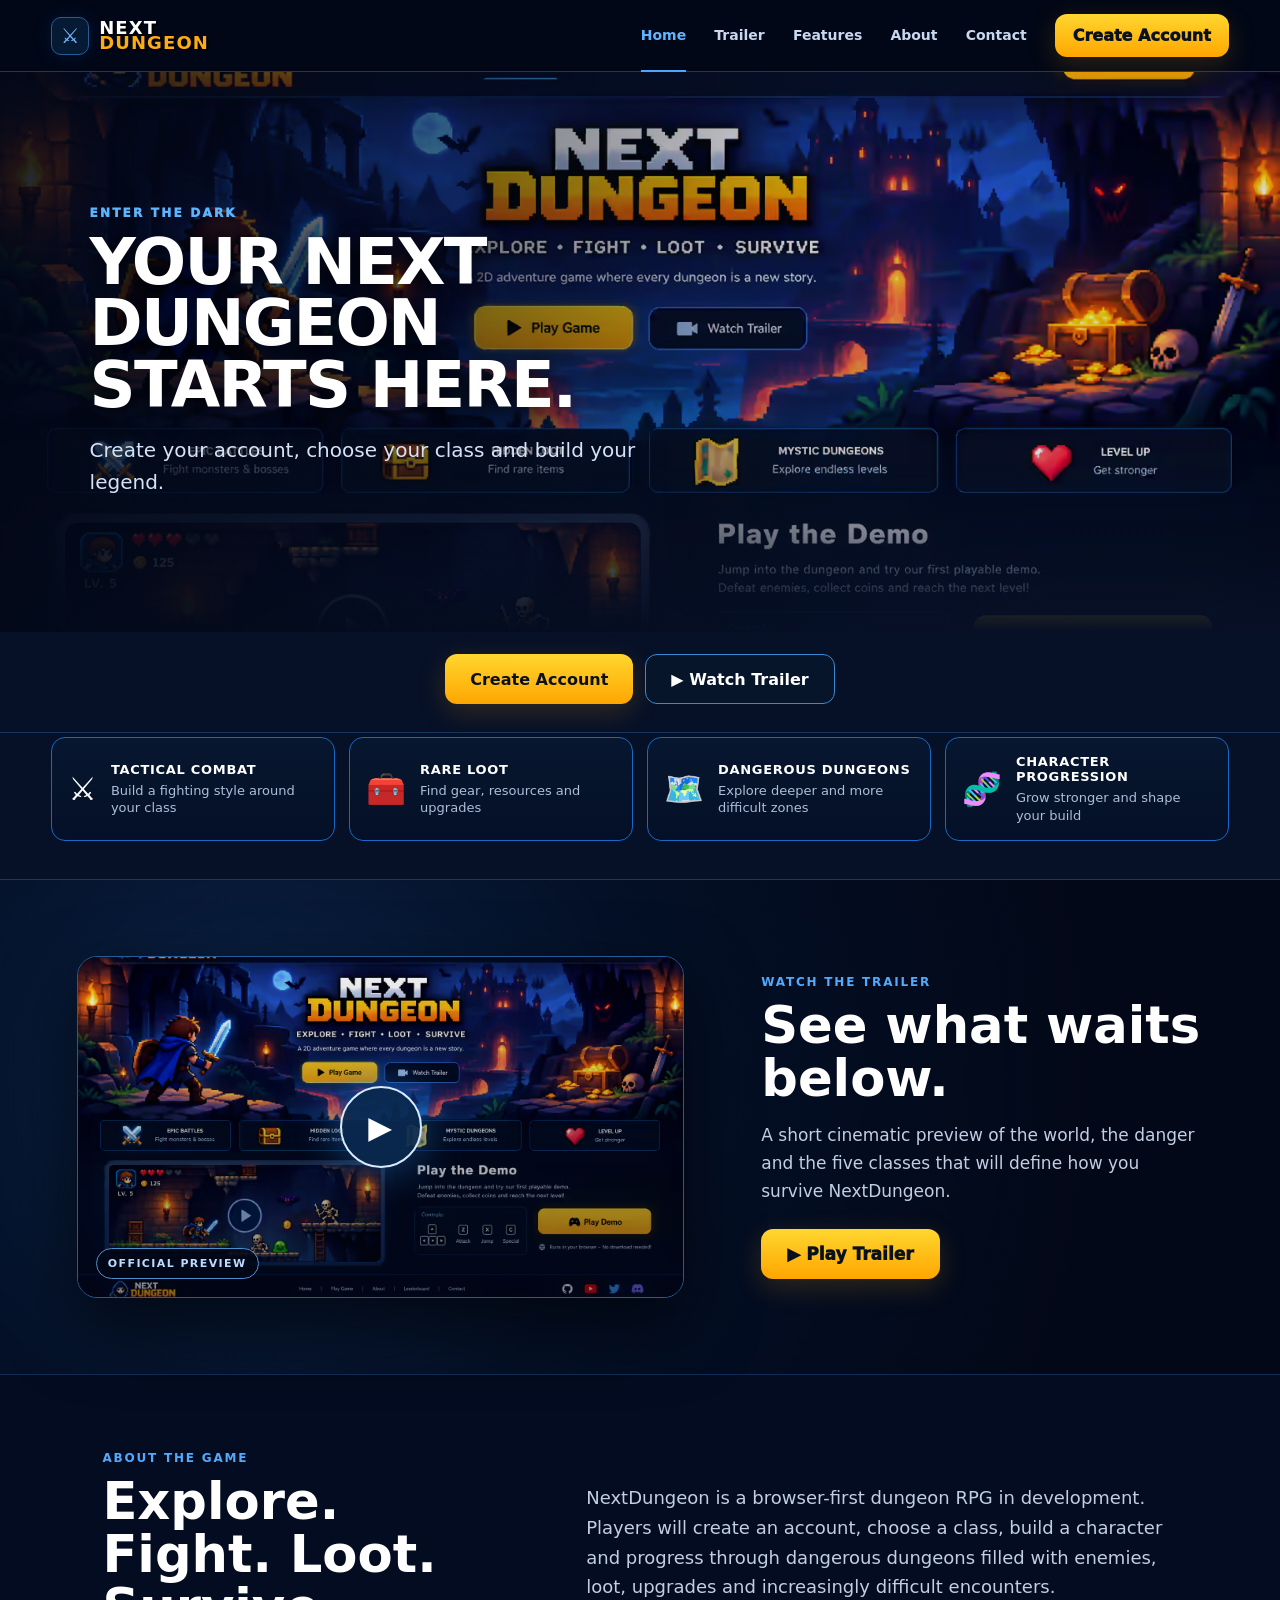
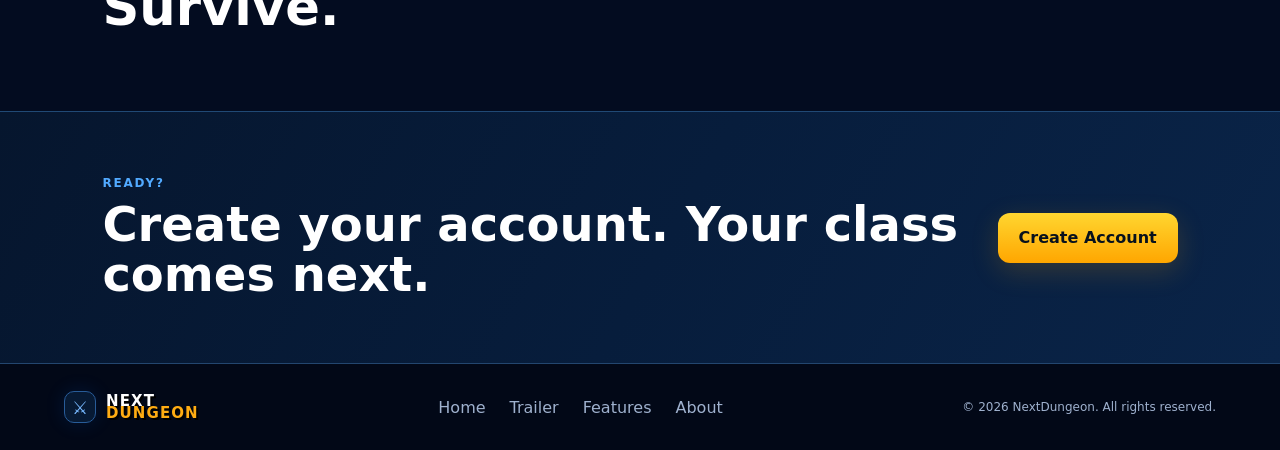
<file: index.html>
<!doctype html>
<html lang="en">
<head>
  <meta charset="utf-8" />
  <meta name="viewport" content="width=device-width, initial-scale=1, viewport-fit=cover" />
  <meta name="theme-color" content="#020817" />
  <meta name="description" content="NextDungeon — Choose your class. Enter the dungeon." />
  <title>NextDungeon</title>
  <link rel="stylesheet" href="style.css" />
</head>
<body>
  <header class="site-header">
    <a class="brand" href="#home" aria-label="NextDungeon home">
      <span class="brand-mark">⚔</span>
      <span class="brand-text"><b>NEXT</b><strong>DUNGEON</strong></span>
    </a>

    <button class="menu-toggle" type="button" aria-label="Open menu" aria-expanded="false">☰</button>

    <nav class="main-nav" aria-label="Main navigation">
      <a class="active" href="#home">Home</a>
      <a href="#trailer">Trailer</a>
      <a href="#features">Features</a>
      <a href="#about">About</a>
      <a href="#contact">Contact</a>
    </nav>

    <button class="play-now account-cta" type="button" data-open-register>Create Account</button>
  </header>

  <main>
    <section class="hero" id="home" aria-label="NextDungeon game artwork">
      <div class="hero-art">
        <img class="source-art hero-source" alt="NextDungeon dungeon scene" draggable="false" />
        <div class="hero-shade" aria-hidden="true"></div>
        <div class="hero-title">
          <span>ENTER THE DARK</span>
          <h1>YOUR NEXT DUNGEON<br />STARTS HERE.</h1>
          <p>Create your account, choose your class and build your legend.</p>
        </div>
      </div>

      <div class="hero-actions">
        <button class="primary-btn account-cta" type="button" data-open-register>Create Account</button>
        <button class="secondary-btn" type="button" data-open-trailer>▶ Watch Trailer</button>
      </div>
    </section>

    <section class="features" id="features" aria-label="Game features">
      <article><span>⚔️</span><div><b>TACTICAL COMBAT</b><small>Build a fighting style around your class</small></div></article>
      <article><span>🧰</span><div><b>RARE LOOT</b><small>Find gear, resources and upgrades</small></div></article>
      <article><span>🗺️</span><div><b>DANGEROUS DUNGEONS</b><small>Explore deeper and more difficult zones</small></div></article>
      <article><span>🧬</span><div><b>CHARACTER PROGRESSION</b><small>Grow stronger and shape your build</small></div></article>
    </section>

    <section class="trailer-section" id="trailer">
      <div class="trailer-preview">
        <img class="source-art trailer-source" alt="NextDungeon official trailer preview" draggable="false" />
        <div class="trailer-overlay"></div>
        <button class="trailer-play" type="button" data-open-trailer aria-label="Watch NextDungeon trailer">▶</button>
        <div class="trailer-badge">OFFICIAL PREVIEW</div>
      </div>

      <div class="trailer-copy">
        <span class="eyebrow">WATCH THE TRAILER</span>
        <h2>See what waits below.</h2>
        <p>A short cinematic preview of the world, the danger and the five classes that will define how you survive NextDungeon.</p>
        <button class="trailer-button" type="button" data-open-trailer>▶ Play Trailer</button>
      </div>
    </section>

    <section class="about-section" id="about">
      <div>
        <span class="eyebrow">ABOUT THE GAME</span>
        <h2>Explore. Fight. Loot. Survive.</h2>
      </div>
      <p>NextDungeon is a browser-first dungeon RPG in development. Players will create an account, choose a class, build a character and progress through dangerous dungeons filled with enemies, loot, upgrades and increasingly difficult encounters.</p>
    </section>

    <section class="cta-section" id="contact">
      <div>
        <span class="eyebrow">READY?</span>
        <h2>Create your account. Your class comes next.</h2>
      </div>
      <button class="primary-btn account-cta" type="button" data-open-register>Create Account</button>
    </section>
  </main>

  <footer>
    <a class="brand footer-brand" href="#home"><span class="brand-mark">⚔</span><span class="brand-text"><b>NEXT</b><strong>DUNGEON</strong></span></a>
    <nav><a href="#home">Home</a><a href="#trailer">Trailer</a><a href="#features">Features</a><a href="#about">About</a></nav>
    <p>© 2026 NextDungeon. All rights reserved.</p>
  </footer>

  <div class="modal-shell registration-modal" id="register-modal" aria-hidden="true">
    <div class="modal-backdrop"></div>
    <section class="registration-card" role="dialog" aria-modal="true" aria-labelledby="register-title">
      <div class="mini-logo">NEXT <span>DUNGEON</span></div>
      <span class="eyebrow">CREATE YOUR ACCOUNT</span>
      <h2 id="register-title">Begin your descent.</h2>
      <p class="register-intro">Register first. Character creation will be the next step.</p>

      <form id="register-form" novalidate>
        <label>
          Username
          <input id="register-username" name="username" type="text" minlength="3" maxlength="20" autocomplete="username" placeholder="Dungeon name" required />
        </label>
        <label>
          Email
          <input id="register-email" name="email" type="email" autocomplete="email" placeholder="you@example.com" required />
        </label>
        <label>
          Password
          <input id="register-password" name="password" type="password" minlength="8" autocomplete="new-password" placeholder="At least 8 characters" required />
        </label>
        <label>
          Confirm Password
          <input id="register-password-confirm" name="password_confirmation" type="password" minlength="8" autocomplete="new-password" placeholder="Repeat password" required />
        </label>
        <p class="form-error" id="register-error" aria-live="polite"></p>
        <button class="primary-btn register-submit" type="submit">Create Account</button>
      </form>

      <small class="account-preview-note">Account preview: your username and email are saved only on this device until the secure database is connected. Your password is never stored in the browser.</small>
    </section>
  </div>

  <div class="modal-shell trailer-modal" id="trailer-modal" aria-hidden="true">
    <div class="modal-backdrop" data-close-trailer></div>
    <section class="trailer-card" role="dialog" aria-modal="true" aria-label="NextDungeon trailer">
      <button class="modal-close" type="button" data-close-trailer aria-label="Close trailer">✕</button>
      <div class="trailer-stage">
        <img class="source-art trailer-stage-art" alt="" draggable="false" />
        <div class="trailer-stage-shade"></div>
        <div class="trailer-frame" id="trailer-frame">
          <span id="trailer-kicker">NEXTDUNGEON</span>
          <strong id="trailer-headline">ENTER THE DUNGEON</strong>
          <small id="trailer-subline">Every descent changes the fight.</small>
        </div>
        <div class="trailer-progress"><span id="trailer-progress-bar"></span></div>
      </div>
      <div class="trailer-controls">
        <button id="trailer-replay" type="button">↻ Replay</button>
        <span id="trailer-time">0:00 / 0:15</span>
      </div>
    </section>
  </div>

  <div class="toast" id="welcome-toast" role="status" aria-live="polite"></div>

  <script src="assets/image-part-01.js"></script>
  <script src="assets/image-part-02.js"></script>
  <script src="assets/image-part-03.js"></script>
  <script src="assets/image-part-04.js"></script>
  <script src="assets/image-part-05.js"></script>
  <script src="assets/image-part-06.js"></script>
  <script src="script.js"></script>
</body>
</html>
</file>
<file: style.css>
*{box-sizing:border-box}
html{scroll-behavior:smooth;background:#020817;-webkit-text-size-adjust:100%}
body{margin:0;min-width:320px;background:#020817;color:#fff;font-family:Inter,system-ui,-apple-system,BlinkMacSystemFont,"Segoe UI",sans-serif;overflow-x:clip}
body.modal-open{overflow:hidden}
img{display:block;max-width:100%}
a{color:inherit;text-decoration:none}
button,input{font:inherit}
button,a{-webkit-tap-highlight-color:transparent}
button{cursor:pointer}

.site-header{height:72px;width:100%;padding:0 clamp(16px,4vw,64px);display:flex;align-items:center;gap:24px;background:rgba(2,8,23,.97);border-bottom:1px solid #173968;position:sticky;top:0;z-index:50;backdrop-filter:blur(12px)}
.brand{display:flex;align-items:center;gap:10px;min-width:0;flex:0 0 auto}
.brand-mark{width:38px;height:38px;display:grid;place-items:center;border-radius:10px;border:1px solid #285c99;background:#071a34;color:#78b9ff;font-size:21px;box-shadow:0 0 20px #1377ff22;flex:0 0 auto}
.brand-text{display:grid;line-height:.82;font-weight:950;letter-spacing:1.1px;font-size:18px;text-shadow:2px 2px #000;white-space:nowrap}
.brand-text b{color:#fff}.brand-text strong{color:#ffac12}
.main-nav{display:flex;align-items:center;justify-content:center;gap:clamp(16px,2.2vw,34px);margin-left:auto;min-width:0}
.main-nav a{height:72px;display:flex;align-items:center;color:#c9d8f1;font-size:14px;font-weight:700;border-bottom:2px solid transparent;white-space:nowrap}
.main-nav a:hover,.main-nav a.active{color:#62b3ff;border-color:#4aa9ff}
.play-now,.primary-btn,.trailer-button{display:inline-flex;align-items:center;justify-content:center;border:0;border-radius:12px;background:linear-gradient(180deg,#ffd630,#ffa600);color:#08111d;font-weight:950;box-shadow:0 8px 28px rgba(255,165,0,.18)}
.play-now{padding:12px 18px;margin-left:4px;white-space:nowrap;flex:0 0 auto}
.menu-toggle{display:none;margin-left:auto;background:#07152b;border:1px solid #28548d;color:#fff;border-radius:10px;font-size:24px;line-height:1;padding:9px 11px}

.hero{background:#061027;border-bottom:1px solid #153661}
.hero-art{width:100%;aspect-ratio:16/7;max-height:650px;min-height:330px;overflow:hidden;position:relative;background:#061027}
.hero-source{width:100%;height:100%;object-fit:cover;object-position:center 29%;user-select:none;pointer-events:none}
.hero-shade{position:absolute;inset:0;background:linear-gradient(90deg,rgba(2,8,23,.88) 0,rgba(2,8,23,.45) 40%,rgba(2,8,23,.08) 68%),linear-gradient(180deg,rgba(2,8,23,.05),rgba(2,8,23,.08) 70%,#061027 100%);pointer-events:none}
.hero-title{position:absolute;left:clamp(22px,7vw,110px);top:50%;transform:translateY(-50%);max-width:650px;z-index:2}
.hero-title>span{display:block;color:#5db4ff;font-size:12px;font-weight:950;letter-spacing:2.2px;margin-bottom:12px}
.hero-title h1{margin:0;font-size:clamp(36px,5vw,72px);line-height:.96;letter-spacing:-1.8px;text-shadow:0 7px 24px #000}
.hero-title p{margin:18px 0 0;color:#d6e3f7;font-size:clamp(15px,1.6vw,20px);line-height:1.6;max-width:570px}
.hero-actions{width:min(100%,760px);margin:0 auto;padding:22px 20px 28px;display:flex;justify-content:center;gap:12px}
.primary-btn,.secondary-btn{min-height:50px;padding:0 25px;border-radius:12px;font-weight:900;white-space:nowrap}
.secondary-btn{display:inline-flex;align-items:center;justify-content:center;border:1px solid #3a8ad3;background:#07152b;color:#fff}

.features{width:min(100%,1440px);margin:0 auto;display:grid;grid-template-columns:repeat(4,minmax(0,1fr));gap:14px;padding:4px clamp(18px,4vw,64px) 38px;background:#061027}
.features article{min-width:0;min-height:96px;border:1px solid #1769c5;border-radius:14px;background:linear-gradient(180deg,#07172f,#041027);display:flex;align-items:center;justify-content:center;gap:14px;padding:16px}
.features article>span{font-size:32px;flex:0 0 auto}.features article>div{min-width:0}.features b,.features small{display:block}.features b{font-size:13px;letter-spacing:.7px}.features small{color:#aebed9;margin-top:5px;font-size:13px;line-height:1.35}

.trailer-section{width:100%;padding:76px clamp(22px,6vw,90px);display:grid;grid-template-columns:minmax(0,1.1fr) minmax(300px,.8fr);gap:clamp(34px,6vw,80px);align-items:center;background:radial-gradient(circle at 20% 40%,#0a2245 0,#041027 36%,#020817 80%);border-top:1px solid #173968}
.trailer-preview{position:relative;overflow:hidden;aspect-ratio:16/9;border:1px solid #285a94;border-radius:20px;background:#071229;box-shadow:0 28px 70px #0009;min-width:0}
.trailer-source{width:100%;height:100%;object-fit:cover;object-position:center 72%;filter:saturate(.9) contrast(1.05);user-select:none;pointer-events:none}
.trailer-overlay{position:absolute;inset:0;background:linear-gradient(180deg,rgba(2,8,23,.05),rgba(2,8,23,.48))}
.trailer-play{position:absolute;left:50%;top:50%;transform:translate(-50%,-50%);width:82px;height:82px;border-radius:50%;border:2px solid #d7ebff;background:#0a2a51e8;color:#fff;font-size:31px;display:grid;place-items:center;box-shadow:0 0 45px #2b99ff77;padding-left:5px}
.trailer-play:hover{transform:translate(-50%,-50%) scale(1.06)}
.trailer-badge{position:absolute;left:18px;bottom:18px;border:1px solid #4f8fc9;border-radius:999px;padding:8px 11px;background:#020817d9;color:#bcdcff;font-size:11px;font-weight:900;letter-spacing:1.4px}
.eyebrow{display:block;color:#52aaff;font-size:12px;font-weight:900;letter-spacing:1.8px;margin-bottom:10px}
.trailer-copy h2,.about-section h2,.cta-section h2{font-size:clamp(32px,4vw,54px);line-height:1.04;margin:0 0 16px}
.trailer-copy p,.about-section p{color:#c2cee3;font-size:17px;line-height:1.65;margin:0;max-width:650px}
.trailer-button{font-size:17px;padding:15px 26px;margin-top:24px}

.about-section{padding:76px clamp(24px,8vw,130px);display:grid;grid-template-columns:minmax(250px,.8fr) minmax(0,1.2fr);gap:clamp(34px,7vw,100px);align-items:center;background:#030c20;border-top:1px solid #142c53}
.about-section h2{margin-bottom:0}.about-section p{font-size:18px}
.cta-section{padding:64px clamp(24px,8vw,130px);display:flex;align-items:center;justify-content:space-between;gap:28px;background:linear-gradient(120deg,#06162e,#071d3c 52%,#0a2448);border-top:1px solid #204975}
.cta-section h2{margin-bottom:0;font-size:clamp(30px,4vw,48px)}.cta-section .primary-btn{min-width:180px}

footer{border-top:1px solid #23466f;padding:24px clamp(24px,5vw,80px);display:grid;grid-template-columns:auto 1fr auto;align-items:center;gap:28px;background:#020817;color:#9fb1ce}
.footer-brand .brand-mark{width:32px;height:32px;font-size:18px}.footer-brand .brand-text{font-size:15px}
footer nav{display:flex;justify-content:center;gap:24px;flex-wrap:wrap}footer nav a:hover{color:#fff}footer p{white-space:nowrap;font-size:12px}

.modal-shell{position:fixed;inset:0;display:none;place-items:center;padding:18px;z-index:200}
.modal-shell.open{display:grid}
.modal-backdrop{position:absolute;inset:0;background:rgba(0,4,14,.84);backdrop-filter:blur(12px)}
.registration-card,.trailer-card{position:relative;z-index:2;width:min(100%,520px);border:1px solid #2d5f99;border-radius:22px;background:linear-gradient(180deg,#07172f,#030b1c);box-shadow:0 40px 110px #000c}
.registration-card{padding:34px;max-height:calc(100dvh - 36px);overflow:auto}
.mini-logo{font-size:13px;font-weight:950;letter-spacing:1.5px;margin-bottom:22px}.mini-logo span{color:#ffad14}
.registration-card h2{font-size:clamp(30px,5vw,44px);line-height:1;margin:0 0 12px}
.register-intro{color:#aebed9;line-height:1.55;margin:0 0 24px}
#register-form{display:grid;gap:14px}
#register-form label{display:grid;gap:7px;color:#dbe8fa;font-size:13px;font-weight:800}
#register-form input{width:100%;height:48px;border:1px solid #264f7f;border-radius:10px;background:#020a1a;color:#fff;padding:0 13px;outline:none}
#register-form input:focus{border-color:#57b1ff;box-shadow:0 0 0 3px #1b7ac72b}
#register-form input::placeholder{color:#6f86a7}
.form-error{min-height:20px;margin:0;color:#ff7f7f;font-size:13px;font-weight:700}
.register-submit{width:100%;margin-top:2px}
.account-preview-note{display:block;color:#7287a7;font-size:11px;line-height:1.5;margin-top:16px}

.trailer-card{width:min(100%,980px);overflow:hidden;background:#020817}
.modal-close{position:absolute;right:12px;top:12px;z-index:5;width:40px;height:40px;border-radius:50%;border:1px solid #6d8bad;background:#020817d9;color:#fff;font-size:17px}
.trailer-stage{position:relative;aspect-ratio:16/9;overflow:hidden;background:#020817}
.trailer-stage-art{width:100%;height:100%;object-fit:cover;object-position:center 66%;transform:scale(1.04);animation:trailerZoom 15s linear both}
.trailer-stage-shade{position:absolute;inset:0;background:radial-gradient(circle at center,transparent 0,rgba(2,8,23,.22) 45%,rgba(2,8,23,.78) 100%),linear-gradient(180deg,rgba(2,8,23,.02),rgba(2,8,23,.55))}
.trailer-frame{position:absolute;inset:0;display:grid;place-content:center;text-align:center;padding:40px;text-shadow:0 8px 30px #000}
.trailer-frame span{color:#66b8ff;font-size:clamp(11px,1.4vw,16px);font-weight:950;letter-spacing:3px}
.trailer-frame strong{display:block;font-size:clamp(34px,6vw,78px);line-height:.95;margin:10px auto;max-width:850px}
.trailer-frame small{display:block;color:#d8e6fa;font-size:clamp(14px,1.8vw,21px)}
.trailer-frame.pulse{animation:frameIn .55s ease both}
.trailer-progress{position:absolute;left:0;right:0;bottom:0;height:4px;background:#16345b}.trailer-progress span{display:block;width:0;height:100%;background:#ffb216}
.trailer-controls{min-height:54px;display:flex;align-items:center;justify-content:space-between;padding:0 16px;color:#aabbd3}
.trailer-controls button{border:0;background:transparent;color:#fff;font-weight:850}
.toast{position:fixed;left:50%;bottom:24px;transform:translate(-50%,20px);z-index:260;opacity:0;pointer-events:none;background:#07172f;border:1px solid #2d659f;color:#e8f3ff;padding:12px 16px;border-radius:12px;box-shadow:0 16px 42px #0008;transition:.25s ease}
.toast.show{opacity:1;transform:translate(-50%,0)}

@keyframes frameIn{from{opacity:.15;transform:scale(.97)}to{opacity:1;transform:scale(1)}}
@keyframes trailerZoom{from{transform:scale(1.02)}to{transform:scale(1.12)}}

@media (max-width:1050px){
  .site-header{padding:0 18px;gap:16px}.main-nav{gap:14px}.main-nav a{font-size:13px}.play-now{padding:11px 15px}
  .hero-art{aspect-ratio:16/8;min-height:340px}.hero-source{object-position:center 30%}
  .features{grid-template-columns:repeat(2,minmax(0,1fr))}
  .trailer-section{grid-template-columns:1fr 1fr;gap:30px;padding-left:28px;padding-right:28px}
}

@media (max-width:820px){
  .site-header{height:66px;padding:0 14px}.brand-mark{width:34px;height:34px}.brand-text{font-size:16px}.menu-toggle{display:block}.play-now{display:none}
  .main-nav{display:none;position:absolute;left:0;right:0;top:66px;padding:8px 14px 16px;background:#030c20;border-bottom:1px solid #214e86;flex-direction:column;align-items:stretch;gap:0;margin:0;max-height:calc(100dvh - 66px);overflow:auto}.main-nav.open{display:flex}.main-nav a{height:auto;padding:14px;border-bottom:1px solid #102d50}
  .hero-art{aspect-ratio:4/3;min-height:0;max-height:none}.hero-source{object-position:center 28%}.hero-title{left:22px;right:22px;top:auto;bottom:28px;transform:none}.hero-title h1{font-size:clamp(34px,9vw,58px)}.hero-title p{font-size:15px;max-width:500px}
  .hero-actions{padding:16px 14px 22px}
  .features{grid-template-columns:repeat(2,minmax(0,1fr));padding:6px 14px 28px}
  .trailer-section{grid-template-columns:1fr;padding:54px 18px;gap:32px}.trailer-preview{width:min(100%,680px);margin:0 auto}.trailer-copy{text-align:center}.trailer-copy p{margin-left:auto;margin-right:auto}
  .about-section{grid-template-columns:1fr;text-align:center;padding:62px 24px}.about-section p{margin:auto}.cta-section{text-align:center;flex-direction:column;padding:58px 24px}
  footer{grid-template-columns:1fr;text-align:center}.footer-brand{justify-content:center}footer p{white-space:normal}
}

@media (max-width:520px){
  .site-header{padding:0 12px}.brand-text{font-size:14px}.brand-mark{width:30px;height:30px;font-size:17px}.menu-toggle{font-size:22px;padding:8px 10px}
  .hero-art{aspect-ratio:1/1.12}.hero-source{object-position:center 26%}.hero-shade{background:linear-gradient(180deg,rgba(2,8,23,.08) 0,rgba(2,8,23,.32) 45%,rgba(2,8,23,.92) 100%)}.hero-title{bottom:24px}.hero-title>span{font-size:10px}.hero-title h1{font-size:38px}.hero-title p{font-size:14px;margin-top:12px}
  .hero-actions{display:grid;grid-template-columns:1fr;gap:10px;padding:14px 14px 20px}.primary-btn,.secondary-btn{width:100%;min-height:50px;padding:0 14px;font-size:15px}
  .features{grid-template-columns:1fr;gap:9px;padding:4px 12px 24px}.features article{justify-content:flex-start;min-height:76px;padding:13px 18px}.features article>span{font-size:28px}.features b{font-size:12px}.features small{font-size:12px}
  .trailer-section{padding:44px 12px;gap:26px}.trailer-preview{border-radius:14px}.trailer-play{width:62px;height:62px;font-size:24px}.trailer-copy h2{font-size:32px}.trailer-copy p{font-size:15px}.trailer-button{width:100%}
  .about-section{padding:50px 18px}.about-section h2{font-size:32px}.about-section p{font-size:16px}.cta-section{padding:50px 18px}.cta-section .primary-btn{width:100%}
  footer{padding:24px 16px}footer nav{gap:14px;font-size:13px}
  .registration-card{padding:24px 18px;border-radius:18px}.registration-card h2{font-size:34px}.register-intro{font-size:14px}
  .modal-shell{padding:10px}.trailer-card{border-radius:14px}.trailer-frame{padding:20px}.trailer-frame strong{font-size:34px}.trailer-frame small{font-size:13px}.trailer-controls{font-size:12px}
}

@media (prefers-reduced-motion:reduce){html{scroll-behavior:auto}.trailer-stage-art,.trailer-frame.pulse{animation:none}}
</file>
